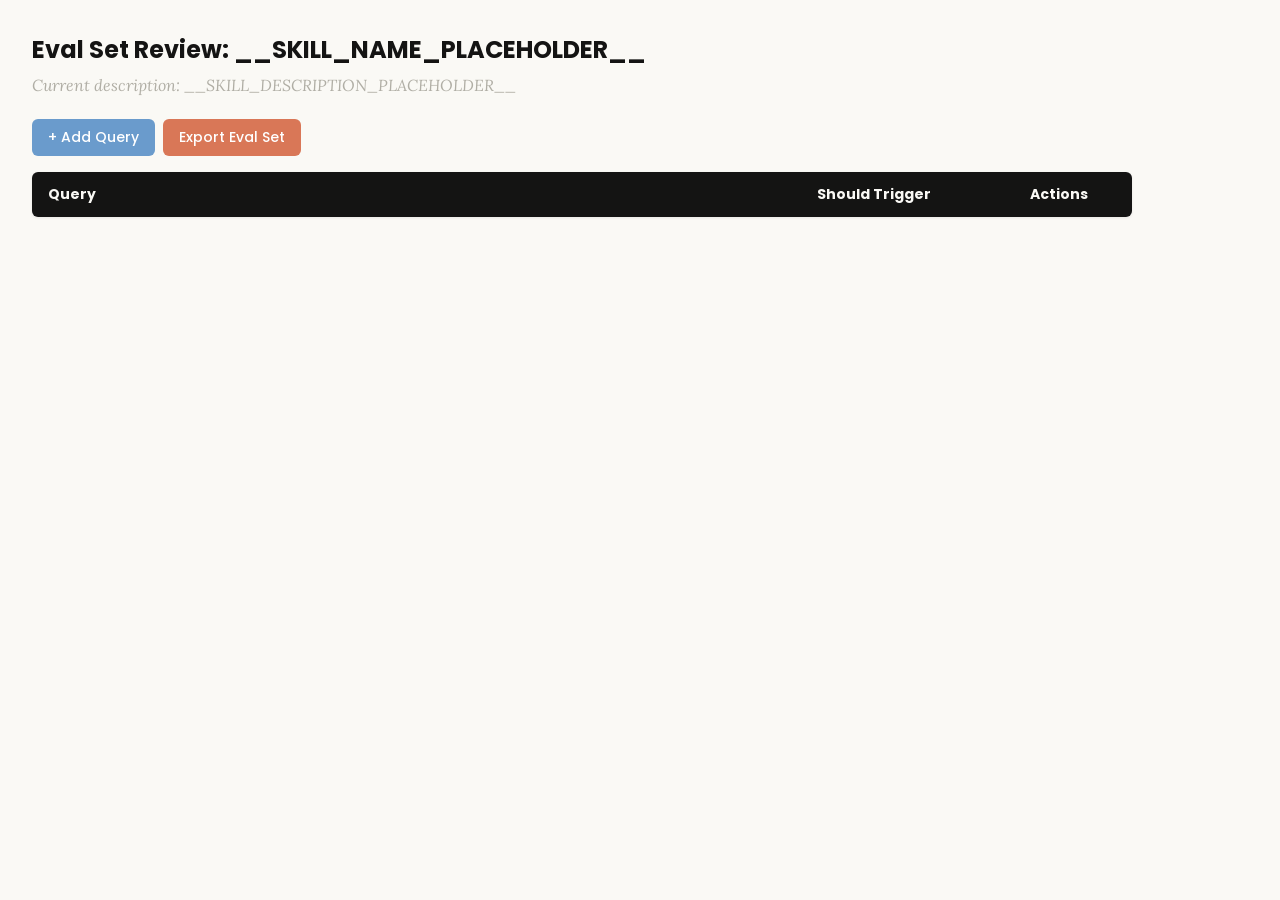
<file: .github/skills/skills/skill-creator/assets/eval_review.html>
<!DOCTYPE html>
<html lang="en">
<head>
  <meta charset="UTF-8">
  <meta name="viewport" content="width=device-width, initial-scale=1.0">
  <title>Eval Set Review - __SKILL_NAME_PLACEHOLDER__</title>
  <link rel="preconnect" href="https://fonts.googleapis.com">
  <link rel="preconnect" href="https://fonts.gstatic.com" crossorigin>
  <link href="https://fonts.googleapis.com/css2?family=Poppins:wght@500;600&family=Lora:wght@400;500&display=swap" rel="stylesheet">
  <style>
    * { box-sizing: border-box; margin: 0; padding: 0; }
    body { font-family: 'Lora', Georgia, serif; background: #faf9f5; padding: 2rem; color: #141413; }
    h1 { font-family: 'Poppins', sans-serif; margin-bottom: 0.5rem; font-size: 1.5rem; }
    .description { color: #b0aea5; margin-bottom: 1.5rem; font-style: italic; max-width: 900px; }
    .controls { margin-bottom: 1rem; display: flex; gap: 0.5rem; }
    .btn { font-family: 'Poppins', sans-serif; padding: 0.5rem 1rem; border: none; border-radius: 6px; cursor: pointer; font-size: 0.875rem; font-weight: 500; }
    .btn-add { background: #6a9bcc; color: white; }
    .btn-add:hover { background: #5889b8; }
    .btn-export { background: #d97757; color: white; }
    .btn-export:hover { background: #c4613f; }
    table { width: 100%; max-width: 1100px; border-collapse: collapse; background: white; border-radius: 6px; overflow: hidden; box-shadow: 0 1px 3px rgba(0,0,0,0.08); }
    th { font-family: 'Poppins', sans-serif; background: #141413; color: #faf9f5; padding: 0.75rem 1rem; text-align: left; font-size: 0.875rem; }
    td { padding: 0.75rem 1rem; border-bottom: 1px solid #e8e6dc; vertical-align: top; }
    tr:nth-child(even) td { background: #faf9f5; }
    tr:hover td { background: #f3f1ea; }
    .section-header td { background: #e8e6dc; font-family: 'Poppins', sans-serif; font-weight: 500; font-size: 0.8rem; color: #141413; text-transform: uppercase; letter-spacing: 0.05em; }
    .query-input { width: 100%; padding: 0.4rem; border: 1px solid #e8e6dc; border-radius: 4px; font-size: 0.875rem; font-family: 'Lora', Georgia, serif; resize: vertical; min-height: 60px; }
    .query-input:focus { outline: none; border-color: #d97757; box-shadow: 0 0 0 2px rgba(217,119,87,0.15); }
    .toggle { position: relative; display: inline-block; width: 44px; height: 24px; }
    .toggle input { opacity: 0; width: 0; height: 0; }
    .toggle .slider { position: absolute; inset: 0; background: #b0aea5; border-radius: 24px; cursor: pointer; transition: 0.2s; }
    .toggle .slider::before { content: ""; position: absolute; width: 18px; height: 18px; left: 3px; bottom: 3px; background: white; border-radius: 50%; transition: 0.2s; }
    .toggle input:checked + .slider { background: #d97757; }
    .toggle input:checked + .slider::before { transform: translateX(20px); }
    .btn-delete { background: #c44; color: white; padding: 0.3rem 0.6rem; border: none; border-radius: 4px; cursor: pointer; font-size: 0.75rem; font-family: 'Poppins', sans-serif; }
    .btn-delete:hover { background: #a33; }
    .summary { margin-top: 1rem; color: #b0aea5; font-size: 0.875rem; }
  </style>
</head>
<body>
  <h1>Eval Set Review: <span id="skill-name">__SKILL_NAME_PLACEHOLDER__</span></h1>
  <p class="description">Current description: <span id="skill-desc">__SKILL_DESCRIPTION_PLACEHOLDER__</span></p>

  <div class="controls">
    <button class="btn btn-add" onclick="addRow()">+ Add Query</button>
    <button class="btn btn-export" onclick="exportEvalSet()">Export Eval Set</button>
  </div>

  <table>
    <thead>
      <tr>
        <th style="width:65%">Query</th>
        <th style="width:18%">Should Trigger</th>
        <th style="width:10%">Actions</th>
      </tr>
    </thead>
    <tbody id="eval-body"></tbody>
  </table>

  <p class="summary" id="summary"></p>

  <script>
    const EVAL_DATA = __EVAL_DATA_PLACEHOLDER__;

    let evalItems = [...EVAL_DATA];

    function render() {
      const tbody = document.getElementById('eval-body');
      tbody.innerHTML = '';

      // Sort: should-trigger first, then should-not-trigger
      const sorted = evalItems
        .map((item, origIdx) => ({ ...item, origIdx }))
        .sort((a, b) => (b.should_trigger ? 1 : 0) - (a.should_trigger ? 1 : 0));

      let lastGroup = null;
      sorted.forEach(item => {
        const group = item.should_trigger ? 'trigger' : 'no-trigger';
        if (group !== lastGroup) {
          const headerRow = document.createElement('tr');
          headerRow.className = 'section-header';
          headerRow.innerHTML = `<td colspan="3">${item.should_trigger ? 'Should Trigger' : 'Should NOT Trigger'}</td>`;
          tbody.appendChild(headerRow);
          lastGroup = group;
        }

        const idx = item.origIdx;
        const tr = document.createElement('tr');
        tr.innerHTML = `
          <td><textarea class="query-input" onchange="updateQuery(${idx}, this.value)">${escapeHtml(item.query)}</textarea></td>
          <td>
            <label class="toggle">
              <input type="checkbox" ${item.should_trigger ? 'checked' : ''} onchange="updateTrigger(${idx}, this.checked)">
              <span class="slider"></span>
            </label>
            <span style="margin-left:8px;font-size:0.8rem;color:#b0aea5">${item.should_trigger ? 'Yes' : 'No'}</span>
          </td>
          <td><button class="btn-delete" onclick="deleteRow(${idx})">Delete</button></td>
        `;
        tbody.appendChild(tr);
      });
      updateSummary();
    }

    function escapeHtml(text) {
      const div = document.createElement('div');
      div.textContent = text;
      return div.innerHTML;
    }

    function updateQuery(idx, value) { evalItems[idx].query = value; updateSummary(); }
    function updateTrigger(idx, value) { evalItems[idx].should_trigger = value; render(); }
    function deleteRow(idx) { evalItems.splice(idx, 1); render(); }

    function addRow() {
      evalItems.push({ query: '', should_trigger: true });
      render();
      const inputs = document.querySelectorAll('.query-input');
      inputs[inputs.length - 1].focus();
    }

    function updateSummary() {
      const trigger = evalItems.filter(i => i.should_trigger).length;
      const noTrigger = evalItems.filter(i => !i.should_trigger).length;
      document.getElementById('summary').textContent =
        `${evalItems.length} queries total: ${trigger} should trigger, ${noTrigger} should not trigger`;
    }

    function exportEvalSet() {
      const valid = evalItems.filter(i => i.query.trim() !== '');
      const data = valid.map(i => ({ query: i.query.trim(), should_trigger: i.should_trigger }));
      const blob = new Blob([JSON.stringify(data, null, 2)], { type: 'application/json' });
      const url = URL.createObjectURL(blob);
      const a = document.createElement('a');
      a.href = url;
      a.download = 'eval_set.json';
      document.body.appendChild(a);
      a.click();
      document.body.removeChild(a);
      URL.revokeObjectURL(url);
    }

    render();
  </script>
</body>
</html>
</file>
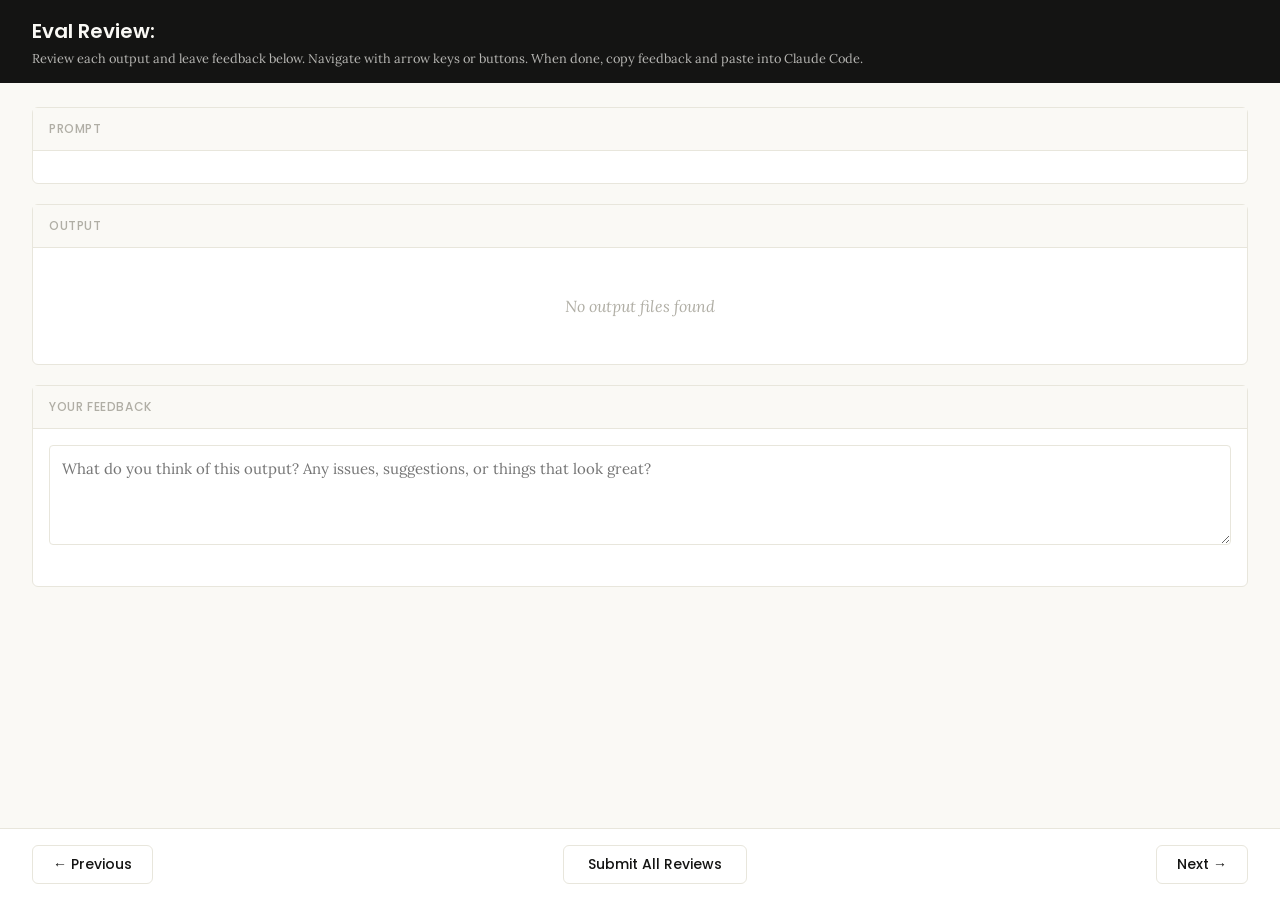
<file: .github/skills/skills/skill-creator/eval-viewer/viewer.html>
<!DOCTYPE html>
<html lang="en">
<head>
  <meta charset="UTF-8">
  <meta name="viewport" content="width=device-width, initial-scale=1.0">
  <title>Eval Review</title>
  <link rel="preconnect" href="https://fonts.googleapis.com">
  <link rel="preconnect" href="https://fonts.gstatic.com" crossorigin>
  <link href="https://fonts.googleapis.com/css2?family=Poppins:wght@500;600&family=Lora:wght@400;500&display=swap" rel="stylesheet">
  <script src="https://cdn.sheetjs.com/xlsx-0.20.3/package/dist/xlsx.full.min.js" integrity="sha384-EnyY0/GSHQGSxSgMwaIPzSESbqoOLSexfnSMN2AP+39Ckmn92stwABZynq1JyzdT" crossorigin="anonymous"></script>
  <style>
    :root {
      --bg: #faf9f5;
      --surface: #ffffff;
      --border: #e8e6dc;
      --text: #141413;
      --text-muted: #b0aea5;
      --accent: #d97757;
      --accent-hover: #c4613f;
      --green: #788c5d;
      --green-bg: #eef2e8;
      --red: #c44;
      --red-bg: #fceaea;
      --header-bg: #141413;
      --header-text: #faf9f5;
      --radius: 6px;
    }

    * { box-sizing: border-box; margin: 0; padding: 0; }

    body {
      font-family: 'Lora', Georgia, serif;
      background: var(--bg);
      color: var(--text);
      height: 100vh;
      display: flex;
      flex-direction: column;
    }

    /* ---- Header ---- */
    .header {
      background: var(--header-bg);
      color: var(--header-text);
      padding: 1rem 2rem;
      display: flex;
      justify-content: space-between;
      align-items: center;
      flex-shrink: 0;
    }
    .header h1 {
      font-family: 'Poppins', sans-serif;
      font-size: 1.25rem;
      font-weight: 600;
    }
    .header .instructions {
      font-size: 0.8rem;
      opacity: 0.7;
      margin-top: 0.25rem;
    }
    .header .progress {
      font-size: 0.875rem;
      opacity: 0.8;
      text-align: right;
    }

    /* ---- Main content ---- */
    .main {
      flex: 1;
      overflow-y: auto;
      padding: 1.5rem 2rem;
      display: flex;
      flex-direction: column;
      gap: 1.25rem;
    }

    /* ---- Sections ---- */
    .section {
      background: var(--surface);
      border: 1px solid var(--border);
      border-radius: var(--radius);
      flex-shrink: 0;
    }
    .section-header {
      font-family: 'Poppins', sans-serif;
      padding: 0.75rem 1rem;
      font-size: 0.75rem;
      font-weight: 500;
      text-transform: uppercase;
      letter-spacing: 0.05em;
      color: var(--text-muted);
      border-bottom: 1px solid var(--border);
      background: var(--bg);
    }
    .section-body {
      padding: 1rem;
    }

    /* ---- Config badge ---- */
    .config-badge {
      display: inline-block;
      padding: 0.2rem 0.625rem;
      border-radius: 9999px;
      font-family: 'Poppins', sans-serif;
      font-size: 0.6875rem;
      font-weight: 600;
      text-transform: uppercase;
      letter-spacing: 0.03em;
      margin-left: 0.75rem;
      vertical-align: middle;
    }
    .config-badge.config-primary {
      background: rgba(33, 150, 243, 0.12);
      color: #1976d2;
    }
    .config-badge.config-baseline {
      background: rgba(255, 193, 7, 0.15);
      color: #f57f17;
    }

    /* ---- Prompt ---- */
    .prompt-text {
      white-space: pre-wrap;
      font-size: 0.9375rem;
      line-height: 1.6;
    }

    /* ---- Outputs ---- */
    .output-file {
      border: 1px solid var(--border);
      border-radius: var(--radius);
      overflow: hidden;
    }
    .output-file + .output-file {
      margin-top: 1rem;
    }
    .output-file-header {
      padding: 0.5rem 0.75rem;
      font-size: 0.8rem;
      font-weight: 600;
      color: var(--text-muted);
      background: var(--bg);
      border-bottom: 1px solid var(--border);
      font-family: 'SF Mono', SFMono-Regular, Consolas, 'Liberation Mono', Menlo, monospace;
      display: flex;
      justify-content: space-between;
      align-items: center;
    }
    .output-file-header .dl-btn {
      font-size: 0.7rem;
      color: var(--accent);
      text-decoration: none;
      cursor: pointer;
      font-family: -apple-system, BlinkMacSystemFont, 'Segoe UI', sans-serif;
      font-weight: 500;
      opacity: 0.8;
    }
    .output-file-header .dl-btn:hover {
      opacity: 1;
      text-decoration: underline;
    }
    .output-file-content {
      padding: 0.75rem;
      overflow-x: auto;
    }
    .output-file-content pre {
      font-size: 0.8125rem;
      line-height: 1.5;
      white-space: pre-wrap;
      word-break: break-word;
      font-family: 'SF Mono', SFMono-Regular, Consolas, 'Liberation Mono', Menlo, monospace;
    }
    .output-file-content img {
      max-width: 100%;
      height: auto;
      border-radius: 4px;
    }
    .output-file-content iframe {
      width: 100%;
      height: 600px;
      border: none;
    }
    .output-file-content table {
      border-collapse: collapse;
      font-size: 0.8125rem;
      width: 100%;
    }
    .output-file-content table td,
    .output-file-content table th {
      border: 1px solid var(--border);
      padding: 0.375rem 0.5rem;
      text-align: left;
    }
    .output-file-content table th {
      background: var(--bg);
      font-weight: 600;
    }
    .output-file-content .download-link {
      display: inline-flex;
      align-items: center;
      gap: 0.5rem;
      padding: 0.5rem 1rem;
      background: var(--bg);
      border: 1px solid var(--border);
      border-radius: 4px;
      color: var(--accent);
      text-decoration: none;
      font-size: 0.875rem;
      cursor: pointer;
    }
    .output-file-content .download-link:hover {
      background: var(--border);
    }
    .empty-state {
      color: var(--text-muted);
      font-style: italic;
      padding: 2rem;
      text-align: center;
    }

    /* ---- Feedback ---- */
    .prev-feedback {
      background: var(--bg);
      border: 1px solid var(--border);
      border-radius: 4px;
      padding: 0.625rem 0.75rem;
      margin-top: 0.75rem;
      font-size: 0.8125rem;
      color: var(--text-muted);
      line-height: 1.5;
    }
    .prev-feedback-label {
      font-size: 0.7rem;
      font-weight: 600;
      text-transform: uppercase;
      letter-spacing: 0.04em;
      margin-bottom: 0.25rem;
      color: var(--text-muted);
    }
    .feedback-textarea {
      width: 100%;
      min-height: 100px;
      padding: 0.75rem;
      border: 1px solid var(--border);
      border-radius: 4px;
      font-family: inherit;
      font-size: 0.9375rem;
      line-height: 1.5;
      resize: vertical;
      color: var(--text);
    }
    .feedback-textarea:focus {
      outline: none;
      border-color: var(--accent);
      box-shadow: 0 0 0 3px rgba(37, 99, 235, 0.1);
    }
    .feedback-status {
      font-size: 0.75rem;
      color: var(--text-muted);
      margin-top: 0.5rem;
      min-height: 1.1em;
    }

    /* ---- Grades (collapsible) ---- */
    .grades-toggle {
      display: flex;
      align-items: center;
      cursor: pointer;
      user-select: none;
    }
    .grades-toggle:hover {
      color: var(--accent);
    }
    .grades-toggle .arrow {
      margin-right: 0.5rem;
      transition: transform 0.15s;
      font-size: 0.75rem;
    }
    .grades-toggle .arrow.open {
      transform: rotate(90deg);
    }
    .grades-content {
      display: none;
      margin-top: 0.75rem;
    }
    .grades-content.open {
      display: block;
    }
    .grades-summary {
      font-size: 0.875rem;
      margin-bottom: 0.75rem;
      display: flex;
      align-items: center;
      gap: 0.5rem;
    }
    .grade-badge {
      display: inline-block;
      padding: 0.125rem 0.5rem;
      border-radius: 9999px;
      font-size: 0.75rem;
      font-weight: 600;
    }
    .grade-pass { background: var(--green-bg); color: var(--green); }
    .grade-fail { background: var(--red-bg); color: var(--red); }
    .assertion-list {
      list-style: none;
    }
    .assertion-item {
      padding: 0.625rem 0;
      border-bottom: 1px solid var(--border);
      font-size: 0.8125rem;
    }
    .assertion-item:last-child { border-bottom: none; }
    .assertion-status {
      font-weight: 600;
      margin-right: 0.5rem;
    }
    .assertion-status.pass { color: var(--green); }
    .assertion-status.fail { color: var(--red); }
    .assertion-evidence {
      color: var(--text-muted);
      font-size: 0.75rem;
      margin-top: 0.25rem;
      padding-left: 1.5rem;
    }

    /* ---- View tabs ---- */
    .view-tabs {
      display: flex;
      gap: 0;
      padding: 0 2rem;
      background: var(--bg);
      border-bottom: 1px solid var(--border);
      flex-shrink: 0;
    }
    .view-tab {
      font-family: 'Poppins', sans-serif;
      padding: 0.625rem 1.25rem;
      font-size: 0.8125rem;
      font-weight: 500;
      cursor: pointer;
      border: none;
      background: none;
      color: var(--text-muted);
      border-bottom: 2px solid transparent;
      transition: all 0.15s;
    }
    .view-tab:hover { color: var(--text); }
    .view-tab.active {
      color: var(--accent);
      border-bottom-color: var(--accent);
    }
    .view-panel { display: none; }
    .view-panel.active { display: flex; flex-direction: column; flex: 1; overflow: hidden; }

    /* ---- Benchmark view ---- */
    .benchmark-view {
      padding: 1.5rem 2rem;
      overflow-y: auto;
      flex: 1;
    }
    .benchmark-table {
      border-collapse: collapse;
      background: var(--surface);
      border: 1px solid var(--border);
      border-radius: var(--radius);
      font-size: 0.8125rem;
      width: 100%;
      margin-bottom: 1.5rem;
    }
    .benchmark-table th, .benchmark-table td {
      padding: 0.625rem 0.75rem;
      text-align: left;
      border: 1px solid var(--border);
    }
    .benchmark-table th {
      font-family: 'Poppins', sans-serif;
      background: var(--header-bg);
      color: var(--header-text);
      font-weight: 500;
      font-size: 0.75rem;
      text-transform: uppercase;
      letter-spacing: 0.04em;
    }
    .benchmark-table tr:hover { background: var(--bg); }
    .benchmark-table tr.benchmark-row-with { background: rgba(33, 150, 243, 0.06); }
    .benchmark-table tr.benchmark-row-without { background: rgba(255, 193, 7, 0.06); }
    .benchmark-table tr.benchmark-row-with:hover { background: rgba(33, 150, 243, 0.12); }
    .benchmark-table tr.benchmark-row-without:hover { background: rgba(255, 193, 7, 0.12); }
    .benchmark-table tr.benchmark-row-avg { font-weight: 600; border-top: 2px solid var(--border); }
    .benchmark-table tr.benchmark-row-avg.benchmark-row-with { background: rgba(33, 150, 243, 0.12); }
    .benchmark-table tr.benchmark-row-avg.benchmark-row-without { background: rgba(255, 193, 7, 0.12); }
    .benchmark-delta-positive { color: var(--green); font-weight: 600; }
    .benchmark-delta-negative { color: var(--red); font-weight: 600; }
    .benchmark-notes {
      background: var(--surface);
      border: 1px solid var(--border);
      border-radius: var(--radius);
      padding: 1rem;
    }
    .benchmark-notes h3 {
      font-family: 'Poppins', sans-serif;
      font-size: 0.875rem;
      margin-bottom: 0.75rem;
    }
    .benchmark-notes ul {
      list-style: disc;
      padding-left: 1.25rem;
    }
    .benchmark-notes li {
      font-size: 0.8125rem;
      line-height: 1.6;
      margin-bottom: 0.375rem;
    }
    .benchmark-empty {
      color: var(--text-muted);
      font-style: italic;
      text-align: center;
      padding: 3rem;
    }

    /* ---- Navigation ---- */
    .nav {
      display: flex;
      justify-content: space-between;
      align-items: center;
      padding: 1rem 2rem;
      border-top: 1px solid var(--border);
      background: var(--surface);
      flex-shrink: 0;
    }
    .nav-btn {
      font-family: 'Poppins', sans-serif;
      padding: 0.5rem 1.25rem;
      border: 1px solid var(--border);
      border-radius: var(--radius);
      background: var(--surface);
      cursor: pointer;
      font-size: 0.875rem;
      font-weight: 500;
      color: var(--text);
      transition: all 0.15s;
    }
    .nav-btn:hover:not(:disabled) {
      background: var(--bg);
      border-color: var(--text-muted);
    }
    .nav-btn:disabled {
      opacity: 0.4;
      cursor: not-allowed;
    }
    .done-btn {
      font-family: 'Poppins', sans-serif;
      padding: 0.5rem 1.5rem;
      border: 1px solid var(--border);
      border-radius: var(--radius);
      background: var(--surface);
      color: var(--text);
      cursor: pointer;
      font-size: 0.875rem;
      font-weight: 500;
      transition: all 0.15s;
    }
    .done-btn:hover {
      background: var(--bg);
      border-color: var(--text-muted);
    }
    .done-btn.ready {
      border: none;
      background: var(--accent);
      color: white;
      font-weight: 600;
    }
    .done-btn.ready:hover {
      background: var(--accent-hover);
    }
    /* ---- Done overlay ---- */
    .done-overlay {
      display: none;
      position: fixed;
      inset: 0;
      background: rgba(0, 0, 0, 0.5);
      z-index: 100;
      justify-content: center;
      align-items: center;
    }
    .done-overlay.visible {
      display: flex;
    }
    .done-card {
      background: var(--surface);
      border-radius: 12px;
      padding: 2rem 3rem;
      text-align: center;
      box-shadow: 0 20px 60px rgba(0, 0, 0, 0.3);
      max-width: 500px;
    }
    .done-card h2 {
      font-size: 1.5rem;
      margin-bottom: 0.5rem;
    }
    .done-card p {
      color: var(--text-muted);
      margin-bottom: 1.5rem;
      line-height: 1.5;
    }
    .done-card .btn-row {
      display: flex;
      gap: 0.5rem;
      justify-content: center;
    }
    .done-card button {
      padding: 0.5rem 1.25rem;
      border: 1px solid var(--border);
      border-radius: var(--radius);
      background: var(--surface);
      cursor: pointer;
      font-size: 0.875rem;
    }
    .done-card button:hover {
      background: var(--bg);
    }
    /* ---- Toast ---- */
    .toast {
      position: fixed;
      bottom: 5rem;
      left: 50%;
      transform: translateX(-50%);
      background: var(--header-bg);
      color: var(--header-text);
      padding: 0.625rem 1.25rem;
      border-radius: var(--radius);
      font-size: 0.875rem;
      opacity: 0;
      transition: opacity 0.3s;
      pointer-events: none;
      z-index: 200;
    }
    .toast.visible {
      opacity: 1;
    }
  </style>
</head>
<body>
  <div id="app" style="height:100vh; display:flex; flex-direction:column;">
    <div class="header">
      <div>
        <h1>Eval Review: <span id="skill-name"></span></h1>
        <div class="instructions">Review each output and leave feedback below. Navigate with arrow keys or buttons. When done, copy feedback and paste into Claude Code.</div>
      </div>
      <div class="progress" id="progress"></div>
    </div>

    <!-- View tabs (only shown when benchmark data exists) -->
    <div class="view-tabs" id="view-tabs" style="display:none;">
      <button class="view-tab active" onclick="switchView('outputs')">Outputs</button>
      <button class="view-tab" onclick="switchView('benchmark')">Benchmark</button>
    </div>

    <!-- Outputs panel (qualitative review) -->
    <div class="view-panel active" id="panel-outputs">
    <div class="main">
      <!-- Prompt -->
      <div class="section">
        <div class="section-header">Prompt <span class="config-badge" id="config-badge" style="display:none;"></span></div>
        <div class="section-body">
          <div class="prompt-text" id="prompt-text"></div>
        </div>
      </div>

      <!-- Outputs -->
      <div class="section">
        <div class="section-header">Output</div>
        <div class="section-body" id="outputs-body">
          <div class="empty-state">No output files found</div>
        </div>
      </div>

      <!-- Previous Output (collapsible) -->
      <div class="section" id="prev-outputs-section" style="display:none;">
        <div class="section-header">
          <div class="grades-toggle" onclick="togglePrevOutputs()">
            <span class="arrow" id="prev-outputs-arrow">&#9654;</span>
            Previous Output
          </div>
        </div>
        <div class="grades-content" id="prev-outputs-content"></div>
      </div>

      <!-- Grades (collapsible) -->
      <div class="section" id="grades-section" style="display:none;">
        <div class="section-header">
          <div class="grades-toggle" onclick="toggleGrades()">
            <span class="arrow" id="grades-arrow">&#9654;</span>
            Formal Grades
          </div>
        </div>
        <div class="grades-content" id="grades-content"></div>
      </div>

      <!-- Feedback -->
      <div class="section">
        <div class="section-header">Your Feedback</div>
        <div class="section-body">
          <textarea
            class="feedback-textarea"
            id="feedback"
            placeholder="What do you think of this output? Any issues, suggestions, or things that look great?"
          ></textarea>
          <div class="feedback-status" id="feedback-status"></div>
          <div class="prev-feedback" id="prev-feedback" style="display:none;">
            <div class="prev-feedback-label">Previous feedback</div>
            <div id="prev-feedback-text"></div>
          </div>
        </div>
      </div>
    </div>

    <div class="nav" id="outputs-nav">
      <button class="nav-btn" id="prev-btn" onclick="navigate(-1)">&#8592; Previous</button>
      <button class="done-btn" id="done-btn" onclick="showDoneDialog()">Submit All Reviews</button>
      <button class="nav-btn" id="next-btn" onclick="navigate(1)">Next &#8594;</button>
    </div>
    </div><!-- end panel-outputs -->

    <!-- Benchmark panel (quantitative stats) -->
    <div class="view-panel" id="panel-benchmark">
      <div class="benchmark-view" id="benchmark-content">
        <div class="benchmark-empty">No benchmark data available. Run a benchmark to see quantitative results here.</div>
      </div>
    </div>
  </div>

  <!-- Done overlay -->
  <div class="done-overlay" id="done-overlay">
    <div class="done-card">
      <h2>Review Complete</h2>
      <p>Your feedback has been saved. Go back to your Claude Code session and tell Claude you're done reviewing.</p>
      <div class="btn-row">
        <button onclick="closeDoneDialog()">OK</button>
      </div>
    </div>
  </div>

  <!-- Toast -->
  <div class="toast" id="toast"></div>

  <script>
    // ---- Embedded data (injected by generate_review.py) ----
    /*__EMBEDDED_DATA__*/

    // ---- State ----
    let feedbackMap = {};  // run_id -> feedback text
    let currentIndex = 0;
    let visitedRuns = new Set();

    // ---- Init ----
    async function init() {
      // Load saved feedback from server — but only if this isn't a fresh
      // iteration (indicated by previous_feedback being present). When
      // previous feedback exists, the feedback.json on disk is stale from
      // the prior iteration and should not pre-fill the textareas.
      const hasPrevious = Object.keys(EMBEDDED_DATA.previous_feedback || {}).length > 0
        || Object.keys(EMBEDDED_DATA.previous_outputs || {}).length > 0;
      if (!hasPrevious) {
        try {
          const resp = await fetch("/api/feedback");
          const data = await resp.json();
          if (data.reviews) {
            for (const r of data.reviews) feedbackMap[r.run_id] = r.feedback;
          }
        } catch { /* first run, no feedback yet */ }
      }

      document.getElementById("skill-name").textContent = EMBEDDED_DATA.skill_name;
      showRun(0);

      // Wire up feedback auto-save
      const textarea = document.getElementById("feedback");
      let saveTimeout = null;
      textarea.addEventListener("input", () => {
        clearTimeout(saveTimeout);
        document.getElementById("feedback-status").textContent = "";
        saveTimeout = setTimeout(() => saveCurrentFeedback(), 800);
      });
    }

    // ---- Navigation ----
    function navigate(delta) {
      const newIndex = currentIndex + delta;
      if (newIndex >= 0 && newIndex < EMBEDDED_DATA.runs.length) {
        saveCurrentFeedback();
        showRun(newIndex);
      }
    }

    function updateNavButtons() {
      document.getElementById("prev-btn").disabled = currentIndex === 0;
      document.getElementById("next-btn").disabled =
        currentIndex === EMBEDDED_DATA.runs.length - 1;
    }

    // ---- Show a run ----
    function showRun(index) {
      currentIndex = index;
      const run = EMBEDDED_DATA.runs[index];

      // Progress
      document.getElementById("progress").textContent =
        `${index + 1} of ${EMBEDDED_DATA.runs.length}`;

      // Prompt
      document.getElementById("prompt-text").textContent = run.prompt;

      // Config badge
      const badge = document.getElementById("config-badge");
      const configMatch = run.id.match(/(with_skill|without_skill|new_skill|old_skill)/);
      if (configMatch) {
        const config = configMatch[1];
        const isBaseline = config === "without_skill" || config === "old_skill";
        badge.textContent = config.replace(/_/g, " ");
        badge.className = "config-badge " + (isBaseline ? "config-baseline" : "config-primary");
        badge.style.display = "inline-block";
      } else {
        badge.style.display = "none";
      }

      // Outputs
      renderOutputs(run);

      // Previous outputs
      renderPrevOutputs(run);

      // Grades
      renderGrades(run);

      // Previous feedback
      const prevFb = (EMBEDDED_DATA.previous_feedback || {})[run.id];
      const prevEl = document.getElementById("prev-feedback");
      if (prevFb) {
        document.getElementById("prev-feedback-text").textContent = prevFb;
        prevEl.style.display = "block";
      } else {
        prevEl.style.display = "none";
      }

      // Feedback
      document.getElementById("feedback").value = feedbackMap[run.id] || "";
      document.getElementById("feedback-status").textContent = "";

      updateNavButtons();

      // Track visited runs and promote done button when all visited
      visitedRuns.add(index);
      const doneBtn = document.getElementById("done-btn");
      if (visitedRuns.size >= EMBEDDED_DATA.runs.length) {
        doneBtn.classList.add("ready");
      }

      // Scroll main content to top
      document.querySelector(".main").scrollTop = 0;
    }

    // ---- Render outputs ----
    function renderOutputs(run) {
      const container = document.getElementById("outputs-body");
      container.innerHTML = "";

      const outputs = run.outputs || [];
      if (outputs.length === 0) {
        container.innerHTML = '<div class="empty-state">No output files</div>';
        return;
      }

      for (const file of outputs) {
        const fileDiv = document.createElement("div");
        fileDiv.className = "output-file";

        // Always show file header with download link
        const header = document.createElement("div");
        header.className = "output-file-header";
        const nameSpan = document.createElement("span");
        nameSpan.textContent = file.name;
        header.appendChild(nameSpan);
        const dlBtn = document.createElement("a");
        dlBtn.className = "dl-btn";
        dlBtn.textContent = "Download";
        dlBtn.download = file.name;
        dlBtn.href = getDownloadUri(file);
        header.appendChild(dlBtn);
        fileDiv.appendChild(header);

        const content = document.createElement("div");
        content.className = "output-file-content";

        if (file.type === "text") {
          const pre = document.createElement("pre");
          pre.textContent = file.content;
          content.appendChild(pre);
        } else if (file.type === "image") {
          const img = document.createElement("img");
          img.src = file.data_uri;
          img.alt = file.name;
          content.appendChild(img);
        } else if (file.type === "pdf") {
          const iframe = document.createElement("iframe");
          iframe.src = file.data_uri;
          content.appendChild(iframe);
        } else if (file.type === "xlsx") {
          renderXlsx(content, file.data_b64);
        } else if (file.type === "binary") {
          const a = document.createElement("a");
          a.className = "download-link";
          a.href = file.data_uri;
          a.download = file.name;
          a.textContent = "Download " + file.name;
          content.appendChild(a);
        } else if (file.type === "error") {
          const pre = document.createElement("pre");
          pre.textContent = file.content;
          pre.style.color = "var(--red)";
          content.appendChild(pre);
        }

        fileDiv.appendChild(content);
        container.appendChild(fileDiv);
      }
    }

    // ---- XLSX rendering via SheetJS ----
    function renderXlsx(container, b64Data) {
      try {
        const raw = Uint8Array.from(atob(b64Data), c => c.charCodeAt(0));
        const wb = XLSX.read(raw, { type: "array" });

        for (let i = 0; i < wb.SheetNames.length; i++) {
          const sheetName = wb.SheetNames[i];
          const ws = wb.Sheets[sheetName];

          if (wb.SheetNames.length > 1) {
            const sheetLabel = document.createElement("div");
            sheetLabel.style.cssText =
              "font-weight:600; font-size:0.8rem; color:#b0aea5; margin-top:0.5rem; margin-bottom:0.25rem;";
            sheetLabel.textContent = "Sheet: " + sheetName;
            container.appendChild(sheetLabel);
          }

          const htmlStr = XLSX.utils.sheet_to_html(ws, { editable: false });
          const wrapper = document.createElement("div");
          wrapper.innerHTML = htmlStr;
          container.appendChild(wrapper);
        }
      } catch (err) {
        container.textContent = "Error rendering spreadsheet: " + err.message;
      }
    }

    // ---- Grades ----
    function renderGrades(run) {
      const section = document.getElementById("grades-section");
      const content = document.getElementById("grades-content");

      if (!run.grading) {
        section.style.display = "none";
        return;
      }

      const grading = run.grading;
      section.style.display = "block";
      // Reset to collapsed
      content.classList.remove("open");
      document.getElementById("grades-arrow").classList.remove("open");

      const summary = grading.summary || {};
      const expectations = grading.expectations || [];

      let html = '<div style="padding: 1rem;">';

      // Summary line
      const passRate = summary.pass_rate != null
        ? Math.round(summary.pass_rate * 100) + "%"
        : "?";
      const badgeClass = summary.pass_rate >= 0.8 ? "grade-pass" : summary.pass_rate >= 0.5 ? "" : "grade-fail";
      html += '<div class="grades-summary">';
      html += '<span class="grade-badge ' + badgeClass + '">' + passRate + '</span>';
      html += '<span>' + (summary.passed || 0) + ' passed, ' + (summary.failed || 0) + ' failed of ' + (summary.total || 0) + '</span>';
      html += '</div>';

      // Assertions list
      html += '<ul class="assertion-list">';
      for (const exp of expectations) {
        const statusClass = exp.passed ? "pass" : "fail";
        const statusIcon = exp.passed ? "\u2713" : "\u2717";
        html += '<li class="assertion-item">';
        html += '<span class="assertion-status ' + statusClass + '">' + statusIcon + '</span>';
        html += '<span>' + escapeHtml(exp.text) + '</span>';
        if (exp.evidence) {
          html += '<div class="assertion-evidence">' + escapeHtml(exp.evidence) + '</div>';
        }
        html += '</li>';
      }
      html += '</ul>';

      html += '</div>';
      content.innerHTML = html;
    }

    function toggleGrades() {
      const content = document.getElementById("grades-content");
      const arrow = document.getElementById("grades-arrow");
      content.classList.toggle("open");
      arrow.classList.toggle("open");
    }

    // ---- Previous outputs (collapsible) ----
    function renderPrevOutputs(run) {
      const section = document.getElementById("prev-outputs-section");
      const content = document.getElementById("prev-outputs-content");
      const prevOutputs = (EMBEDDED_DATA.previous_outputs || {})[run.id];

      if (!prevOutputs || prevOutputs.length === 0) {
        section.style.display = "none";
        return;
      }

      section.style.display = "block";
      // Reset to collapsed
      content.classList.remove("open");
      document.getElementById("prev-outputs-arrow").classList.remove("open");

      // Render the files into the content area
      content.innerHTML = "";
      const wrapper = document.createElement("div");
      wrapper.style.padding = "1rem";

      for (const file of prevOutputs) {
        const fileDiv = document.createElement("div");
        fileDiv.className = "output-file";

        const header = document.createElement("div");
        header.className = "output-file-header";
        const nameSpan = document.createElement("span");
        nameSpan.textContent = file.name;
        header.appendChild(nameSpan);
        const dlBtn = document.createElement("a");
        dlBtn.className = "dl-btn";
        dlBtn.textContent = "Download";
        dlBtn.download = file.name;
        dlBtn.href = getDownloadUri(file);
        header.appendChild(dlBtn);
        fileDiv.appendChild(header);

        const fc = document.createElement("div");
        fc.className = "output-file-content";

        if (file.type === "text") {
          const pre = document.createElement("pre");
          pre.textContent = file.content;
          fc.appendChild(pre);
        } else if (file.type === "image") {
          const img = document.createElement("img");
          img.src = file.data_uri;
          img.alt = file.name;
          fc.appendChild(img);
        } else if (file.type === "pdf") {
          const iframe = document.createElement("iframe");
          iframe.src = file.data_uri;
          fc.appendChild(iframe);
        } else if (file.type === "xlsx") {
          renderXlsx(fc, file.data_b64);
        } else if (file.type === "binary") {
          const a = document.createElement("a");
          a.className = "download-link";
          a.href = file.data_uri;
          a.download = file.name;
          a.textContent = "Download " + file.name;
          fc.appendChild(a);
        }

        fileDiv.appendChild(fc);
        wrapper.appendChild(fileDiv);
      }

      content.appendChild(wrapper);
    }

    function togglePrevOutputs() {
      const content = document.getElementById("prev-outputs-content");
      const arrow = document.getElementById("prev-outputs-arrow");
      content.classList.toggle("open");
      arrow.classList.toggle("open");
    }

    // ---- Feedback (saved to server -> feedback.json) ----
    function saveCurrentFeedback() {
      const run = EMBEDDED_DATA.runs[currentIndex];
      const text = document.getElementById("feedback").value;

      if (text.trim() === "") {
        delete feedbackMap[run.id];
      } else {
        feedbackMap[run.id] = text;
      }

      // Build reviews array from map
      const reviews = [];
      for (const [run_id, feedback] of Object.entries(feedbackMap)) {
        if (feedback.trim()) {
          reviews.push({ run_id, feedback, timestamp: new Date().toISOString() });
        }
      }

      fetch("/api/feedback", {
        method: "POST",
        headers: { "Content-Type": "application/json" },
        body: JSON.stringify({ reviews, status: "in_progress" }),
      }).then(() => {
        document.getElementById("feedback-status").textContent = "Saved";
      }).catch(() => {
        // Static mode or server unavailable — no-op on auto-save,
        // feedback will be downloaded on final submit
        document.getElementById("feedback-status").textContent = "Will download on submit";
      });
    }

    // ---- Done ----
    function showDoneDialog() {
      // Save current textarea to feedbackMap (but don't POST yet)
      const run = EMBEDDED_DATA.runs[currentIndex];
      const text = document.getElementById("feedback").value;
      if (text.trim() === "") {
        delete feedbackMap[run.id];
      } else {
        feedbackMap[run.id] = text;
      }

      // POST once with status: complete — include ALL runs so the model
      // can distinguish "no feedback" (looks good) from "not reviewed"
      const reviews = [];
      const ts = new Date().toISOString();
      for (const r of EMBEDDED_DATA.runs) {
        reviews.push({ run_id: r.id, feedback: feedbackMap[r.id] || "", timestamp: ts });
      }
      const payload = JSON.stringify({ reviews, status: "complete" }, null, 2);
      fetch("/api/feedback", {
        method: "POST",
        headers: { "Content-Type": "application/json" },
        body: payload,
      }).then(() => {
        document.getElementById("done-overlay").classList.add("visible");
      }).catch(() => {
        // Server not available (static mode) — download as file
        const blob = new Blob([payload], { type: "application/json" });
        const url = URL.createObjectURL(blob);
        const a = document.createElement("a");
        a.href = url;
        a.download = "feedback.json";
        a.click();
        URL.revokeObjectURL(url);
        document.getElementById("done-overlay").classList.add("visible");
      });
    }

    function closeDoneDialog() {
      // Reset status back to in_progress
      saveCurrentFeedback();
      document.getElementById("done-overlay").classList.remove("visible");
    }

    // ---- Toast ----
    function showToast(message) {
      const toast = document.getElementById("toast");
      toast.textContent = message;
      toast.classList.add("visible");
      setTimeout(() => toast.classList.remove("visible"), 2000);
    }

    // ---- Keyboard nav ----
    document.addEventListener("keydown", (e) => {
      // Don't capture when typing in textarea
      if (e.target.tagName === "TEXTAREA") return;

      if (e.key === "ArrowLeft" || e.key === "ArrowUp") {
        e.preventDefault();
        navigate(-1);
      } else if (e.key === "ArrowRight" || e.key === "ArrowDown") {
        e.preventDefault();
        navigate(1);
      }
    });

    // ---- Util ----
    function getDownloadUri(file) {
      if (file.data_uri) return file.data_uri;
      if (file.data_b64) return "data:application/octet-stream;base64," + file.data_b64;
      if (file.type === "text") return "data:text/plain;charset=utf-8," + encodeURIComponent(file.content);
      return "#";
    }

    function escapeHtml(text) {
      const div = document.createElement("div");
      div.textContent = text;
      return div.innerHTML;
    }

    // ---- View switching ----
    function switchView(view) {
      document.querySelectorAll(".view-tab").forEach(t => t.classList.remove("active"));
      document.querySelectorAll(".view-panel").forEach(p => p.classList.remove("active"));
      document.querySelector(`[onclick="switchView('${view}')"]`).classList.add("active");
      document.getElementById("panel-" + view).classList.add("active");
    }

    // ---- Benchmark rendering ----
    function renderBenchmark() {
      const data = EMBEDDED_DATA.benchmark;
      if (!data) return;

      // Show the tabs
      document.getElementById("view-tabs").style.display = "flex";

      const container = document.getElementById("benchmark-content");
      const summary = data.run_summary || {};
      const metadata = data.metadata || {};
      const notes = data.notes || [];

      let html = "";

      // Header
      html += "<h2 style='font-family: Poppins, sans-serif; margin-bottom: 0.5rem;'>Benchmark Results</h2>";
      html += "<p style='color: var(--text-muted); font-size: 0.875rem; margin-bottom: 1.25rem;'>";
      if (metadata.skill_name) html += "<strong>" + escapeHtml(metadata.skill_name) + "</strong> &mdash; ";
      if (metadata.timestamp) html += metadata.timestamp + " &mdash; ";
      if (metadata.evals_run) html += "Evals: " + metadata.evals_run.join(", ") + " &mdash; ";
      html += (metadata.runs_per_configuration || "?") + " runs per configuration";
      html += "</p>";

      // Summary table
      html += '<table class="benchmark-table">';

      function fmtStat(stat, pct) {
        if (!stat) return "—";
        const suffix = pct ? "%" : "";
        const m = pct ? (stat.mean * 100).toFixed(0) : stat.mean.toFixed(1);
        const s = pct ? (stat.stddev * 100).toFixed(0) : stat.stddev.toFixed(1);
        return m + suffix + " ± " + s + suffix;
      }

      function deltaClass(val) {
        if (!val) return "";
        const n = parseFloat(val);
        if (n > 0) return "benchmark-delta-positive";
        if (n < 0) return "benchmark-delta-negative";
        return "";
      }

      // Discover config names dynamically (everything except "delta")
      const configs = Object.keys(summary).filter(k => k !== "delta");
      const configA = configs[0] || "config_a";
      const configB = configs[1] || "config_b";
      const labelA = configA.replace(/_/g, " ").replace(/\b\w/g, c => c.toUpperCase());
      const labelB = configB.replace(/_/g, " ").replace(/\b\w/g, c => c.toUpperCase());
      const a = summary[configA] || {};
      const b = summary[configB] || {};
      const delta = summary.delta || {};

      html += "<thead><tr><th>Metric</th><th>" + escapeHtml(labelA) + "</th><th>" + escapeHtml(labelB) + "</th><th>Delta</th></tr></thead>";
      html += "<tbody>";

      html += "<tr><td><strong>Pass Rate</strong></td>";
      html += "<td>" + fmtStat(a.pass_rate, true) + "</td>";
      html += "<td>" + fmtStat(b.pass_rate, true) + "</td>";
      html += '<td class="' + deltaClass(delta.pass_rate) + '">' + (delta.pass_rate || "—") + "</td></tr>";

      // Time (only show row if data exists)
      if (a.time_seconds || b.time_seconds) {
        html += "<tr><td><strong>Time (s)</strong></td>";
        html += "<td>" + fmtStat(a.time_seconds, false) + "</td>";
        html += "<td>" + fmtStat(b.time_seconds, false) + "</td>";
        html += '<td class="' + deltaClass(delta.time_seconds) + '">' + (delta.time_seconds ? delta.time_seconds + "s" : "—") + "</td></tr>";
      }

      // Tokens (only show row if data exists)
      if (a.tokens || b.tokens) {
        html += "<tr><td><strong>Tokens</strong></td>";
        html += "<td>" + fmtStat(a.tokens, false) + "</td>";
        html += "<td>" + fmtStat(b.tokens, false) + "</td>";
        html += '<td class="' + deltaClass(delta.tokens) + '">' + (delta.tokens || "—") + "</td></tr>";
      }

      html += "</tbody></table>";

      // Per-eval breakdown (if runs data available)
      const runs = data.runs || [];
      if (runs.length > 0) {
        const evalIds = [...new Set(runs.map(r => r.eval_id))].sort((a, b) => a - b);

        html += "<h3 style='font-family: Poppins, sans-serif; margin-bottom: 0.75rem;'>Per-Eval Breakdown</h3>";

        const hasTime = runs.some(r => r.result && r.result.time_seconds != null);
        const hasErrors = runs.some(r => r.result && r.result.errors > 0);

        for (const evalId of evalIds) {
          const evalRuns = runs.filter(r => r.eval_id === evalId);
          const evalName = evalRuns[0] && evalRuns[0].eval_name ? evalRuns[0].eval_name : "Eval " + evalId;

          html += "<h4 style='font-family: Poppins, sans-serif; margin: 1rem 0 0.5rem; color: var(--text);'>" + escapeHtml(evalName) + "</h4>";
          html += '<table class="benchmark-table">';
          html += "<thead><tr><th>Config</th><th>Run</th><th>Pass Rate</th>";
          if (hasTime) html += "<th>Time (s)</th>";
          if (hasErrors) html += "<th>Crashes During Execution</th>";
          html += "</tr></thead>";
          html += "<tbody>";

          // Group by config and render with average rows
          const configGroups = [...new Set(evalRuns.map(r => r.configuration))];
          for (let ci = 0; ci < configGroups.length; ci++) {
            const config = configGroups[ci];
            const configRuns = evalRuns.filter(r => r.configuration === config);
            if (configRuns.length === 0) continue;

            const rowClass = ci === 0 ? "benchmark-row-with" : "benchmark-row-without";
            const configLabel = config.replace(/_/g, " ").replace(/\b\w/g, c => c.toUpperCase());

            for (const run of configRuns) {
              const r = run.result || {};
              const prClass = r.pass_rate >= 0.8 ? "benchmark-delta-positive" : r.pass_rate < 0.5 ? "benchmark-delta-negative" : "";
              html += '<tr class="' + rowClass + '">';
              html += "<td>" + configLabel + "</td>";
              html += "<td>" + run.run_number + "</td>";
              html += '<td class="' + prClass + '">' + ((r.pass_rate || 0) * 100).toFixed(0) + "% (" + (r.passed || 0) + "/" + (r.total || 0) + ")</td>";
              if (hasTime) html += "<td>" + (r.time_seconds != null ? r.time_seconds.toFixed(1) : "—") + "</td>";
              if (hasErrors) html += "<td>" + (r.errors || 0) + "</td>";
              html += "</tr>";
            }

            // Average row
            const rates = configRuns.map(r => (r.result || {}).pass_rate || 0);
            const avgRate = rates.reduce((a, b) => a + b, 0) / rates.length;
            const avgPrClass = avgRate >= 0.8 ? "benchmark-delta-positive" : avgRate < 0.5 ? "benchmark-delta-negative" : "";
            html += '<tr class="benchmark-row-avg ' + rowClass + '">';
            html += "<td>" + configLabel + "</td>";
            html += "<td>Avg</td>";
            html += '<td class="' + avgPrClass + '">' + (avgRate * 100).toFixed(0) + "%</td>";
            if (hasTime) {
              const times = configRuns.map(r => (r.result || {}).time_seconds).filter(t => t != null);
              html += "<td>" + (times.length ? (times.reduce((a, b) => a + b, 0) / times.length).toFixed(1) : "—") + "</td>";
            }
            if (hasErrors) html += "<td></td>";
            html += "</tr>";
          }
          html += "</tbody></table>";

          // Per-assertion detail for this eval
          const runsWithExpectations = {};
          for (const config of configGroups) {
            runsWithExpectations[config] = evalRuns.filter(r => r.configuration === config && r.expectations && r.expectations.length > 0);
          }
          const hasAnyExpectations = Object.values(runsWithExpectations).some(runs => runs.length > 0);
          if (hasAnyExpectations) {
            // Collect all unique assertion texts across all configs
            const allAssertions = [];
            const seen = new Set();
            for (const config of configGroups) {
              for (const run of runsWithExpectations[config]) {
                for (const exp of (run.expectations || [])) {
                  if (!seen.has(exp.text)) {
                    seen.add(exp.text);
                    allAssertions.push(exp.text);
                  }
                }
              }
            }

            html += '<table class="benchmark-table" style="margin-top: 0.5rem;">';
            html += "<thead><tr><th>Assertion</th>";
            for (const config of configGroups) {
              const label = config.replace(/_/g, " ").replace(/\b\w/g, c => c.toUpperCase());
              html += "<th>" + escapeHtml(label) + "</th>";
            }
            html += "</tr></thead><tbody>";

            for (const assertionText of allAssertions) {
              html += "<tr><td>" + escapeHtml(assertionText) + "</td>";

              for (const config of configGroups) {
                html += "<td>";
                for (const run of runsWithExpectations[config]) {
                  const exp = (run.expectations || []).find(e => e.text === assertionText);
                  if (exp) {
                    const cls = exp.passed ? "benchmark-delta-positive" : "benchmark-delta-negative";
                    const icon = exp.passed ? "\u2713" : "\u2717";
                    html += '<span class="' + cls + '" title="Run ' + run.run_number + ': ' + escapeHtml(exp.evidence || "") + '">' + icon + "</span> ";
                  } else {
                    html += "— ";
                  }
                }
                html += "</td>";
              }
              html += "</tr>";
            }
            html += "</tbody></table>";
          }
        }
      }

      // Notes
      if (notes.length > 0) {
        html += '<div class="benchmark-notes">';
        html += "<h3>Analysis Notes</h3>";
        html += "<ul>";
        for (const note of notes) {
          html += "<li>" + escapeHtml(note) + "</li>";
        }
        html += "</ul></div>";
      }

      container.innerHTML = html;
    }

    // ---- Start ----
    init();
    renderBenchmark();
  </script>
</body>
</html>
</file>
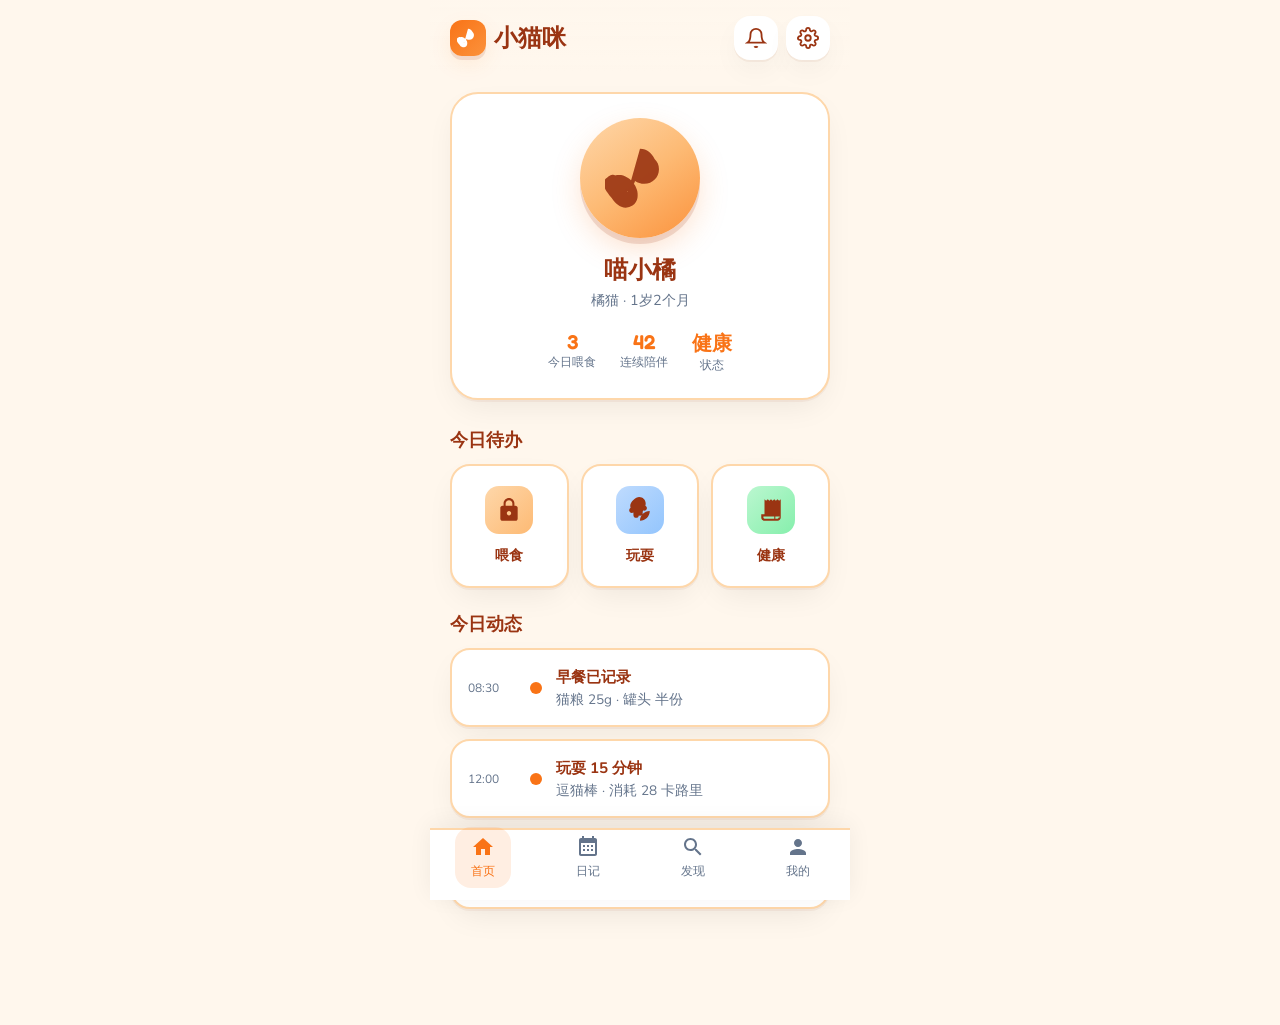
<file: .github/skills/skills/ui-ux-pro-max-skill-main/preview/xiaomaomi-app.html>
<!DOCTYPE html>
<html lang="zh-CN">
<head>
  <meta charset="UTF-8">
  <meta name="viewport" content="width=device-width, initial-scale=1.0">
  <title>小猫咪 - 萌宠日常</title>
  <link rel="preconnect" href="https://fonts.googleapis.com">
  <link rel="preconnect" href="https://fonts.gstatic.com" crossorigin>
  <link href="https://fonts.googleapis.com/css2?family=Fredoka:wght@400;500;600;700&family=Nunito:wght@300;400;500;600;700&display=swap" rel="stylesheet">
  <style>
    :root {
      /* Pet Tech App 配色 - 来自 UI/UX Pro Max design system */
      --primary: #F97316;
      --primary-on: #0F172A;
      --secondary: #FB923C;
      --accent: #2563EB;
      --accent-on: #FFFFFF;
      --background: #FFF7ED;
      --foreground: #9A3412;
      --card: #FFFFFF;
      --card-foreground: #9A3412;
      --muted: #F1F0F0;
      --muted-foreground: #64748B;
      --border: #FED7AA;
      --destructive: #DC2626;
      --ring: #F97316;
      --radius-outer: 28px;
      --radius-card: 20px;
      --radius-btn: 16px;
      --shadow-clay: 0 4px 0 0 rgba(154, 52, 18, 0.12), 0 8px 24px -4px rgba(249, 115, 22, 0.15);
      --shadow-card: 0 2px 0 0 rgba(154, 52, 18, 0.06), 0 12px 32px -8px rgba(0,0,0,0.08);
    }

    * { box-sizing: border-box; margin: 0; padding: 0; }
    html { font-size: 16px; }
    body {
      font-family: 'Nunito', -apple-system, sans-serif;
      background: var(--background);
      color: var(--foreground);
      min-height: 100vh;
      padding-bottom: 80px;
      -webkit-font-smoothing: antialiased;
    }

    /* Header */
    .header {
      padding: 16px 20px 12px;
      display: flex;
      align-items: center;
      justify-content: space-between;
      background: linear-gradient(180deg, rgba(255,247,237,0.98) 0%, var(--background) 100%);
      position: sticky;
      top: 0;
      z-index: 10;
    }
    .logo {
      font-family: 'Fredoka', sans-serif;
      font-weight: 700;
      font-size: 1.5rem;
      color: var(--foreground);
      display: flex;
      align-items: center;
      gap: 8px;
    }
    .logo-icon {
      width: 36px;
      height: 36px;
      background: linear-gradient(135deg, var(--primary), var(--secondary));
      border-radius: 12px;
      display: flex;
      align-items: center;
      justify-content: center;
      box-shadow: var(--shadow-clay);
    }
    .logo-icon svg {
      width: 22px;
      height: 22px;
      fill: white;
    }
    .header-actions {
      display: flex;
      gap: 8px;
    }
    .icon-btn {
      width: 44px;
      height: 44px;
      border-radius: var(--radius-btn);
      border: none;
      background: var(--card);
      color: var(--foreground);
      cursor: pointer;
      display: flex;
      align-items: center;
      justify-content: center;
      box-shadow: var(--shadow-card);
      transition: transform 0.2s ease, box-shadow 0.2s ease;
    }
    .icon-btn:hover { transform: scale(0.96); }
    .icon-btn:focus-visible { outline: 2px solid var(--ring); outline-offset: 2px; }
    .icon-btn svg { width: 22px; height: 22px; }

    /* Hero - 主猫卡片 */
    .hero {
      padding: 20px;
      margin-bottom: 8px;
    }
    .hero-card {
      background: var(--card);
      border-radius: var(--radius-outer);
      padding: 24px;
      box-shadow: var(--shadow-card);
      border: 2px solid var(--border);
      text-align: center;
    }
    .cat-avatar {
      width: 120px;
      height: 120px;
      margin: 0 auto 16px;
      background: linear-gradient(145deg, #FED7AA 0%, #FDBA74 50%, #FB923C 100%);
      border-radius: 50%;
      display: flex;
      align-items: center;
      justify-content: center;
      box-shadow: 0 6px 0 0 rgba(154, 52, 18, 0.15), 0 12px 32px -4px rgba(249, 115, 22, 0.25);
    }
    .cat-avatar svg {
      width: 70px;
      height: 70px;
      fill: var(--foreground);
      opacity: 0.9;
    }
    .hero-card h1 {
      font-family: 'Fredoka', sans-serif;
      font-size: 1.5rem;
      color: var(--foreground);
      margin-bottom: 4px;
    }
    .hero-card .subtitle {
      font-size: 0.9rem;
      color: var(--muted-foreground);
      margin-bottom: 20px;
    }
    .stats-row {
      display: flex;
      justify-content: center;
      gap: 24px;
    }
    .stat {
      text-align: center;
    }
    .stat-value {
      font-family: 'Fredoka', sans-serif;
      font-weight: 600;
      font-size: 1.25rem;
      color: var(--primary);
    }
    .stat-label {
      font-size: 0.75rem;
      color: var(--muted-foreground);
    }

    /* 快捷操作区 */
    .section-title {
      font-family: 'Fredoka', sans-serif;
      font-size: 1.1rem;
      padding: 0 20px 12px;
      color: var(--foreground);
    }
    .quick-actions {
      padding: 0 20px 24px;
      display: grid;
      grid-template-columns: repeat(3, 1fr);
      gap: 12px;
    }
    .action-card {
      background: var(--card);
      border-radius: var(--radius-card);
      padding: 20px 12px;
      text-align: center;
      box-shadow: var(--shadow-card);
      border: 2px solid var(--border);
      cursor: pointer;
      transition: transform 0.2s ease, box-shadow 0.2s ease;
      text-decoration: none;
      color: inherit;
      display: block;
    }
    .action-card:hover {
      transform: translateY(-2px);
      box-shadow: 0 4px 0 0 rgba(154, 52, 18, 0.08), 0 16px 40px -8px rgba(0,0,0,0.12);
    }
    .action-card:focus-visible { outline: 2px solid var(--ring); outline-offset: 2px; }
    .action-icon {
      width: 48px;
      height: 48px;
      margin: 0 auto 10px;
      border-radius: 14px;
      display: flex;
      align-items: center;
      justify-content: center;
    }
    .action-card:nth-child(1) .action-icon { background: linear-gradient(135deg, #FED7AA, #FDBA74); }
    .action-card:nth-child(2) .action-icon { background: linear-gradient(135deg, #BFDBFE, #93C5FD); }
    .action-card:nth-child(3) .action-icon { background: linear-gradient(135deg, #BBF7D0, #86EFAC); }
    .action-icon svg { width: 26px; height: 26px; fill: var(--foreground); }
    .action-card span {
      font-size: 0.9rem;
      font-weight: 600;
      color: var(--foreground);
    }

    /* 今日动态 */
    .feed-section {
      padding: 0 20px 24px;
    }
    .feed-card {
      background: var(--card);
      border-radius: var(--radius-card);
      padding: 16px;
      margin-bottom: 12px;
      box-shadow: var(--shadow-card);
      border: 2px solid var(--border);
      display: flex;
      align-items: center;
      gap: 14px;
    }
    .feed-time {
      font-size: 0.75rem;
      color: var(--muted-foreground);
      min-width: 48px;
    }
    .feed-dot {
      width: 12px;
      height: 12px;
      border-radius: 50%;
      background: var(--primary);
      flex-shrink: 0;
    }
    .feed-content {
      flex: 1;
    }
    .feed-content strong {
      font-size: 0.95rem;
      color: var(--foreground);
    }
    .feed-content p {
      font-size: 0.85rem;
      color: var(--muted-foreground);
      margin-top: 2px;
    }

    /* 底部导航 */
    .bottom-nav {
      position: fixed;
      bottom: 0;
      left: 0;
      right: 0;
      height: 72px;
      background: var(--card);
      border-top: 2px solid var(--border);
      display: flex;
      justify-content: space-around;
      align-items: center;
      padding: 8px 0 24px;
      box-shadow: 0 -4px 24px rgba(0,0,0,0.06);
    }
    .nav-item {
      display: flex;
      flex-direction: column;
      align-items: center;
      gap: 4px;
      color: var(--muted-foreground);
      text-decoration: none;
      font-size: 0.75rem;
      padding: 8px 16px;
      border-radius: var(--radius-btn);
      transition: color 0.2s, background 0.2s;
    }
    .nav-item:hover, .nav-item.active {
      color: var(--primary);
    }
    .nav-item.active {
      background: rgba(249, 115, 22, 0.12);
    }
    .nav-item svg {
      width: 24px;
      height: 24px;
      fill: currentColor;
    }

    /* 响应式 */
    @media (min-width: 768px) {
      body { max-width: 420px; margin: 0 auto; }
      .bottom-nav { max-width: 420px; left: 50%; transform: translateX(-50%); }
    }
  </style>
</head>
<body>
  <header class="header">
    <div class="logo">
      <div class="logo-icon" aria-hidden="true">
        <svg viewBox="0 0 24 24" xmlns="http://www.w3.org/2000/svg"><path d="M12 2c2.5 0 4 1.5 5 3.5 1 .9 1.5 2.1 1.5 3.5 0 2.8-2.2 5-5 5-1.2 0-2.3-.4-3.2-1-.1.4-.3.8-.5 1.2-.6 1.2-1.5 2.2-2.6 2.8-.3.2-.7.3-1 .5-.4.2-.8.4-1.2.5-.5.2-1 .3-1.5.3-1.7 0-3.2-1.4-3.5-3.1-.1-.5 0-1 .2-1.5.2-.4.5-.7.8-1 .4-.4.8-.7 1.2-1 .5-.3 1-.5 1.5-.6.6-.2 1.2-.2 1.8-.1.5.1 1 .3 1.5.5.4.2.8.4 1.2.7.3.2.6.5.9.8.2.2.4.4.6.7.2.2.3.5.5.7.2.3.3.6.5 1 .2.4.3.8.4 1.2.1.5.1 1 .1 1.5 0 .5-.1 1-.3 1.5-.2.5-.5.9-.8 1.3-.4.4-.9.7-1.4.9-.5.2-1 .4-1.6.4-.5 0-1-.1-1.5-.3-.4-.2-.8-.4-1.2-.7-.3-.2-.6-.5-.9-.8-.2-.2-.4-.5-.6-.7-.2-.3-.4-.5-.6-.8-.2-.2-.4-.5-.6-.7-.2-.2-.4-.5-.5-.7-.2-.2-.3-.5-.5-.7-.1-.2-.3-.4-.4-.6-.1-.2-.2-.4-.3-.6-.1-.2-.2-.4-.2-.6-.1-.2-.1-.4-.2-.6 0-.2-.1-.4-.1-.6 0-.2 0-.4.1-.6.1-.2.2-.4.3-.5.1-.2.3-.3.4-.5.2-.1.3-.3.5-.4.2-.1.3-.3.5-.4.2-.1.4-.2.6-.3.2-.1.4-.1.6-.2.2 0 .4 0 .6.1.2 0 .4.1.6.2.2.1.4.2.5.4.2.1.3.3.5.5.1.2.3.4.4.6.1.2.2.4.3.6.1.2.1.4.2.7.1.2 0 .5.1.7.1.2 0 .5 0 .7-.1.2-.1.5-.2.7-.4.2-.2.4-.4.6-.6.2-.2.3-.5.5-.7.1-.2.3-.5.4-.7.1-.2.2-.5.3-.7.1-.2.1-.5.2-.7 0-.2.1-.5.1-.7 0-.2 0-.5-.1-.7-.1-.2-.2-.4-.4-.6-.2-.2-.4-.3-.6-.5-.2-.1-.4-.2-.7-.3-.2-.1-.5-.1-.7-.1-.2 0-.5.1-.7.2-.2.1-.4.2-.6.4-.2.2-.3.4-.5.6-.1.2-.2.4-.3.6-.1.2-.1.4-.2.6 0 .2 0 .4.1.6.1.2.1.4.2.5.1.2.2.3.3.5.1.2.2.4.3.5.1.2.2.3.3.5.1.2.1.3.2.5.1.2.1.3.2.5.1.2.1.3.1.5 0 .2.1.4.1.5.1.2 0 .3.1.5.1.2.1.3.2.5.2.2.1.3.2.5.2.2.1.3.3.5.3.2.1.3.3.5.3.2.1.3.3.5.3.2.1.3.3.5.3z"/></svg>
      </div>
      小猫咪
    </div>
    <div class="header-actions">
      <button type="button" class="icon-btn" aria-label="通知">
        <svg viewBox="0 0 24 24" fill="none" stroke="currentColor" stroke-width="2"><path d="M18 8A6 6 0 0 0 6 8c0 7-3 9-3 9h18s-3-2-3-9"/><path d="M13.73 21a2 2 0 0 1-3.46 0"/></svg>
      </button>
      <button type="button" class="icon-btn" aria-label="设置">
        <svg viewBox="0 0 24 24" fill="none" stroke="currentColor" stroke-width="2"><circle cx="12" cy="12" r="3"/><path d="M19.4 15a1.65 1.65 0 0 0 .33 1.82l.06.06a2 2 0 0 1 0 2.83 2 2 0 0 1-2.83 0l-.06-.06a1.65 1.65 0 0 0-1.82-.33 1.65 1.65 0 0 0-1 1.51V21a2 2 0 0 1-2 2 2 2 0 0 1-2-2v-.09A1.65 1.65 0 0 0 9 19.4a1.65 1.65 0 0 0-1.82.33l-.06.06a2 2 0 0 1-2.83 0 2 2 0 0 1 0-2.83l.06-.06a1.65 1.65 0 0 0 .33-1.82 1.65 1.65 0 0 0-1.51-1H3a2 2 0 0 1-2-2 2 2 0 0 1 2-2h.09A1.65 1.65 0 0 0 4.6 9a1.65 1.65 0 0 0-.33-1.82l-.06-.06a2 2 0 0 1 0-2.83 2 2 0 0 1 2.83 0l.06.06a1.65 1.65 0 0 0 1.82.33H9a1.65 1.65 0 0 0 1-1.51V3a2 2 0 0 1 2-2 2 2 0 0 1 2 2v.09a1.65 1.65 0 0 0 1 1.51 1.65 1.65 0 0 0 1.82-.33l.06-.06a2 2 0 0 1 2.83 0 2 2 0 0 1 0 2.83l-.06.06a1.65 1.65 0 0 0-.33 1.82V9a1.65 1.65 0 0 0 1.51 1H21a2 2 0 0 1 2 2 2 2 0 0 1-2 2h-.09a1.65 1.65 0 0 0-1.51 1z"/></svg>
      </button>
    </div>
  </header>

  <main>
    <section class="hero">
      <div class="hero-card">
        <div class="cat-avatar" role="img" aria-label="猫咪头像">
          <svg viewBox="0 0 24 24" xmlns="http://www.w3.org/2000/svg"><path d="M12 2c2.5 0 4 1.5 5 3.5 1 .9 1.5 2.1 1.5 3.5 0 2.8-2.2 5-5 5-1.2 0-2.3-.4-3.2-1-.1.4-.3.8-.5 1.2-.6 1.2-1.5 2.2-2.6 2.8-.3.2-.7.3-1 .5-.4.2-.8.4-1.2.5-.5.2-1 .3-1.5.3-1.7 0-3.2-1.4-3.5-3.1-.1-.5 0-1 .2-1.5.2-.4.5-.7.8-1 .4-.4.8-.7 1.2-1 .5-.3 1-.5 1.5-.6.6-.2 1.2-.2 1.8-.1.5.1 1 .3 1.5.5.4.2.8.4 1.2.7.3.2.6.5.9.8.2.2.4.4.6.7.2.2.3.5.5.7.2.3.3.6.5 1 .2.4.3.8.4 1.2.1.5.1 1 .1 1.5 0 .5-.1 1-.3 1.5-.2.5-.5.9-.8 1.3-.4.4-.9.7-1.4.9-.5.2-1 .4-1.6.4-.5 0-1-.1-1.5-.3-.4-.2-.8-.4-1.2-.7-.3-.2-.6-.5-.9-.8-.2-.2-.4-.5-.6-.7-.2-.3-.4-.5-.6-.8-.2-.2-.4-.5-.6-.7-.2-.2-.4-.5-.5-.7-.2-.2-.3-.5-.5-.7-.1-.2-.3-.4-.4-.6-.1-.2-.2-.4-.3-.6-.1-.2-.2-.4-.2-.6-.1-.2-.1-.4-.2-.6 0-.2-.1-.4-.1-.6 0-.2 0-.4.1-.6.1-.2.2-.4.3-.5.1-.2.3-.3.4-.5.2-.1.3-.3.5-.4.2-.1.3-.3.5-.4.2-.1.4-.2.6-.3.2-.1.4-.1.6-.2.2 0 .4 0 .6.1.2 0 .4.1.6.2.2.1.4.2.5.4.2.1.3.3.5.5.1.2.3.4.4.6.1.2.2.4.3.6.1.2.1.4.2.7.1.2 0 .5.1.7.1.2 0 .5 0 .7-.1.2-.1.5-.2.7-.4.2-.2.4-.4.6-.6.2-.2.3-.5.5-.7.1-.2.3-.5.4-.7.1-.2.2-.5.3-.7.1-.2.1-.5.2-.7 0-.2.1-.5.1-.7 0-.2 0-.5-.1-.7-.1-.2-.2-.4-.4-.6-.2-.2-.4-.3-.6-.5-.2-.1-.4-.2-.7-.3-.2-.1-.5-.1-.7-.1-.2 0-.5.1-.7.2-.2.1-.4.2-.6.4-.2.2-.3.4-.5.6-.1.2-.2.4-.3.6-.1.2-.1.4-.2.6 0 .2 0 .4.1.6.1.2.1.4.2.5.1.2.2.3.3.5.1.2.2.4.3.5.1.2.2.3.3.5.1.2.1.3.2.5.1.2.1.3.2.5.1.2.1.3.1.5 0 .2.1.4.1.5.1.2 0 .3.1.5.1.2.1.3.2.5.2.2.1.3.2.5.2.2.1.3.3.5.3.2.1.3.3.5.3.2.1.3.3.5.3.2.1.3.3.5.3z"/></svg>
        </div>
        <h1>喵小橘</h1>
        <p class="subtitle">橘猫 · 1岁2个月</p>
        <div class="stats-row">
          <div class="stat">
            <div class="stat-value">3</div>
            <div class="stat-label">今日喂食</div>
          </div>
          <div class="stat">
            <div class="stat-value">42</div>
            <div class="stat-label">连续陪伴</div>
          </div>
          <div class="stat">
            <div class="stat-value">健康</div>
            <div class="stat-label">状态</div>
          </div>
        </div>
      </div>
    </section>

    <h2 class="section-title">今日待办</h2>
    <div class="quick-actions">
      <a href="#" class="action-card">
        <div class="action-icon">
          <svg viewBox="0 0 24 24" xmlns="http://www.w3.org/2000/svg"><path d="M18 8h-1V6c0-2.76-2.24-5-5-5S7 3.24 7 6v2H6c-1.1 0-2 .9-2 2v10c0 1.1.9 2 2 2h12c1.1 0 2-.9 2-2V10c0-1.1-.9-2-2-2zm-6 9c-1.1 0-2-.9-2-2s.9-2 2-2 2 .9 2 2-.9 2-2 2zm3.1-9H8.9V6c0-1.71 1.39-3.1 3.1-3.1 1.71 0 3.1 1.39 3.1 3.1v2z"/></svg>
        </div>
        <span>喂食</span>
      </a>
      <a href="#" class="action-card">
        <div class="action-icon">
          <svg viewBox="0 0 24 24" xmlns="http://www.w3.org/2000/svg"><path d="M12 22c4.97 0 9-4.03 9-9-4.97 0-9 4.03-9 9zM5.6 10.25c0 1.38 1.12 2.5 2.5 2.5.53 0 1.01-.16 1.42-.44l-.02 2.44c0 1.38 1.12 2.5 2.5 2.5s2.5-1.12 2.5-2.5l-.02-2.44c.4.28.89.44 1.42.44 1.38 0 2.5-1.12 2.5-2.5 0-1-.6-1.86-1.44-2.28.19-.59.31-1.23.31-1.91 0-3.31-2.69-6-6-6S3 4.69 3 8c0 .68.12 1.32.31 1.91C2.6 10.39 2 11.25 2 12.25 2 13.63 3.12 14.75 4.5 14.75c.53 0 1.01-.16 1.42-.44l.02 2.44c0 1.38 1.12 2.5 2.5 2.5s2.5-1.12 2.5-2.5l.02-2.44c.4.28.89.44 1.42.44 1.38 0 2.5-1.12 2.5-2.5 0-1-.6-1.86-1.44-2.28.19-.59.31-1.23.31-1.91 0-3.31-2.69-6-6-6z"/></svg>
        </div>
        <span>玩耍</span>
      </a>
      <a href="#" class="action-card">
        <div class="action-icon">
          <svg viewBox="0 0 24 24" xmlns="http://www.w3.org/2000/svg"><path d="M19.5 3.5L18 2l-1.5 1.5L15 2l-1.5 1.5L12 2l-1.5 1.5L9 2 7.5 3.5 6 2v14H3v3c0 1.66 1.34 3 3 3h12c1.66 0 3-1.34 3-3V2l-1.5 1.5zM15 20H6c-.55 0-1-.45-1-1v-1h10v2zm4-1c0 .55-.45 1-1 1h-2v-2h4v1z"/></svg>
        </div>
        <span>健康</span>
      </a>
    </div>

    <h2 class="section-title">今日动态</h2>
    <section class="feed-section">
      <div class="feed-card">
        <span class="feed-time">08:30</span>
        <span class="feed-dot"></span>
        <div class="feed-content">
          <strong>早餐已记录</strong>
          <p>猫粮 25g · 罐头 半份</p>
        </div>
      </div>
      <div class="feed-card">
        <span class="feed-time">12:00</span>
        <span class="feed-dot"></span>
        <div class="feed-content">
          <strong>玩耍 15 分钟</strong>
          <p>逗猫棒 · 消耗 28 卡路里</p>
        </div>
      </div>
      <div class="feed-card">
        <span class="feed-time">18:00</span>
        <span class="feed-dot"></span>
        <div class="feed-content">
          <strong>晚餐待喂</strong>
          <p>点击记录今日晚餐</p>
        </div>
      </div>
    </section>
  </main>

  <nav class="bottom-nav" aria-label="主导航">
    <a href="#" class="nav-item active" aria-current="page">
      <svg viewBox="0 0 24 24"><path d="M10 20v-6h4v6h5v-8h3L12 3 2 12h3v8z"/></svg>
      首页
    </a>
    <a href="#" class="nav-item">
      <svg viewBox="0 0 24 24"><path d="M19 3h-1V1h-2v2H8V1H6v2H5c-1.11 0-1.99.9-1.99 2L3 19c0 1.1.89 2 2 2h14c1.1 0 2-.9 2-2V5c0-1.1-.9-2-2-2zm0 16H5V8h14v11zM9 10H7v2h2v-2zm4 0h-2v2h2v-2zm4 0h-2v2h2v-2zm-8 4H7v2h2v-2zm4 0h-2v2h2v-2zm4 0h-2v2h2v-2z"/></svg>
      日记
    </a>
    <a href="#" class="nav-item">
      <svg viewBox="0 0 24 24"><path d="M15.5 14h-.79l-.28-.27C15.41 12.59 16 11.11 16 9.5 16 5.91 13.09 3 9.5 3S3 5.91 3 9.5 5.91 16 9.5 16c1.61 0 3.09-.59 4.23-1.57l.27.28v.79l5 4.99L20.49 19l-4.99-5zm-6 0C7.01 14 5 11.99 5 9.5S7.01 5 9.5 5 14 7.01 14 9.5 11.99 14 9.5 14z"/></svg>
      发现
    </a>
    <a href="#" class="nav-item">
      <svg viewBox="0 0 24 24"><path d="M12 12c2.21 0 4-1.79 4-4s-1.79-4-4-4-4 1.79-4 4 1.79 4 4 4zm0 2c-2.67 0-8 1.34-8 4v2h16v-2c0-2.66-5.33-4-8-4z"/></svg>
      我的
    </a>
  </nav>
</body>
</html>
</file>
